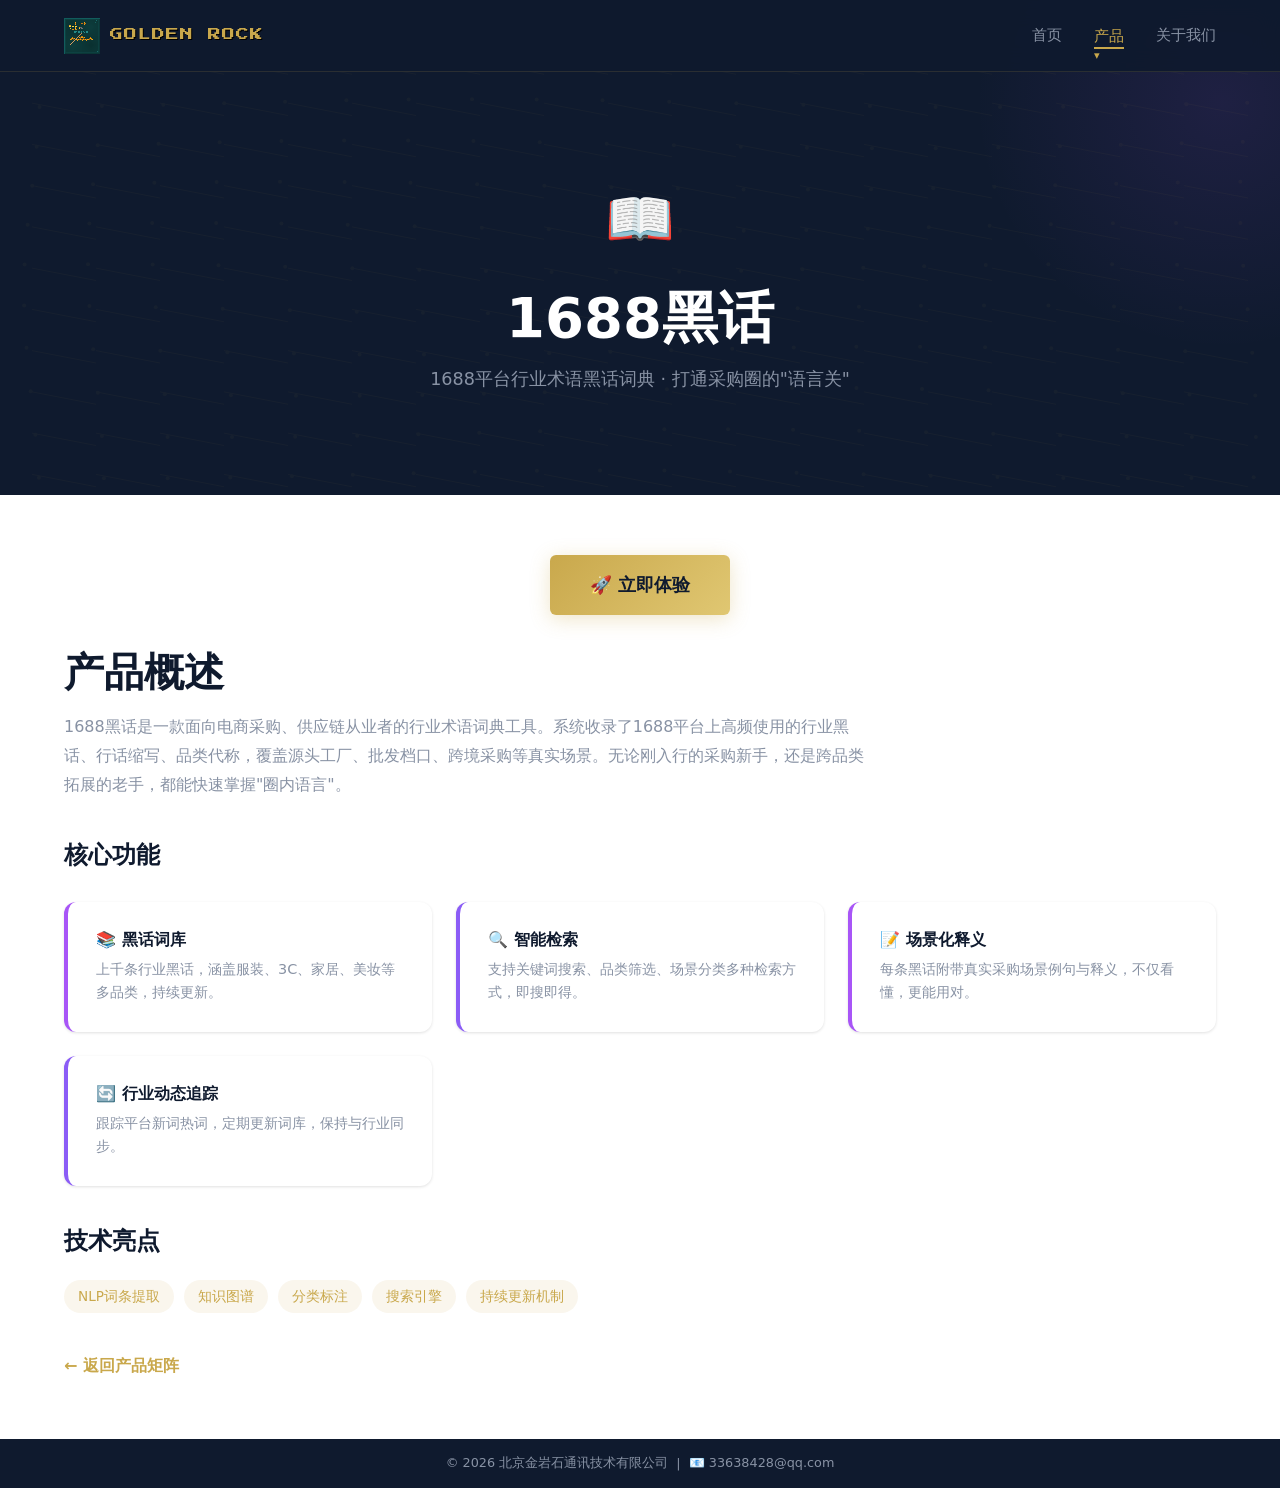
<file: products/alibaba-slang.html>
<!DOCTYPE html>
<html lang="zh-CN">
<head>
  <meta charset="UTF-8">
  <meta name="viewport" content="width=device-width, initial-scale=1.0">
  <title>1688黑话 — GOLDEN ROCK</title>
  <link rel="stylesheet" href="../css/style.css">
  <link rel="icon" href="../images/pixel-logo.svg" type="image/svg+xml">
</head>
<body>

<nav class="navbar">
  <div class="nav-inner">
    <a href="../index.html" class="nav-logo">
      <img src="../images/pixel-logo.svg" alt="GOLDENROCK" style="height:36px"> GOLDEN ROCK
    </a>
    <button class="menu-toggle"><span></span><span></span><span></span></button>
    <div class="nav-links">
      <a href="../index.html">首页</a>
      <div class="nav-dropdown">
        <a href="../index.html#products" class="active">产品</a>
        <div class="dropdown-menu">
          <a href="global-hotspots.html">全球热点展示</a>
          <a href="fishing-routes.html">海钓路书</a>
          <a href="fishing-game.html">游钓天下游戏</a>
          <a href="alibaba-slang.html" class="active">1688黑话</a>
          <a href="youtube-trends.html">YouTube热词分析</a>
        </div>
      </div>
      <a href="../index.html#about">关于我们</a>
    </div>
  </div>
</nav>

<section class="product-hero" style="--hero-glow:rgba(168,85,247,.1);">
  <div class="product-hero-content fade-up">
    <div class="product-icon-lg">📖</div>
    <h1>1688黑话</h1>
    <p>1688平台行业术语黑话词典 · 打通采购圈的"语言关"</p>
  </div>
</section>

<div class="product-body">
  <div class="fade-up" style="text-align:center;margin-bottom:32px;">
    <a href="https://1688.appsdk.com.cn" target="_blank" class="btn btn-primary" style="font-size:1.1rem;padding:16px 40px;">🚀 立即体验</a>
  </div>
  <section class="fade-up">
    <h2 style="color:var(--color-navy);margin-bottom:16px;">产品概述</h2>
    <p style="color:var(--color-text-secondary);line-height:1.8;max-width:800px;">1688黑话是一款面向电商采购、供应链从业者的行业术语词典工具。系统收录了1688平台上高频使用的行业黑话、行话缩写、品类代称，覆盖源头工厂、批发档口、跨境采购等真实场景。无论刚入行的采购新手，还是跨品类拓展的老手，都能快速掌握"圈内语言"。</p>
  </section>

  <section class="fade-up" style="margin-top:40px;">
    <h3 style="color:var(--color-navy);margin-bottom:20px;">核心功能</h3>
    <div class="feature-grid">
      <div class="feature-item" style="--feature-color:#a855f7;"><h4>📚 黑话词库</h4><p>上千条行业黑话，涵盖服装、3C、家居、美妆等多品类，持续更新。</p></div>
      <div class="feature-item" style="--feature-color:#8b5cf6;"><h4>🔍 智能检索</h4><p>支持关键词搜索、品类筛选、场景分类多种检索方式，即搜即得。</p></div>
      <div class="feature-item" style="--feature-color:#a855f7;"><h4>📝 场景化释义</h4><p>每条黑话附带真实采购场景例句与释义，不仅看懂，更能用对。</p></div>
      <div class="feature-item" style="--feature-color:#8b5cf6;"><h4>🔄 行业动态追踪</h4><p>跟踪平台新词热词，定期更新词库，保持与行业同步。</p></div>
    </div>
  </section>

  <section class="fade-up" style="margin-top:40px;">
    <h3 style="color:var(--color-navy);margin-bottom:16px;">技术亮点</h3>
    <div class="tech-tags">
      <span class="tech-tag">NLP词条提取</span><span class="tech-tag">知识图谱</span><span class="tech-tag">分类标注</span><span class="tech-tag">搜索引擎</span><span class="tech-tag">持续更新机制</span>
    </div>
  </section>

  <a href="../index.html#products" class="back-link">← 返回产品矩阵</a>
</div>

<footer style="background:var(--color-navy);text-align:center;padding:14px;font-size:.8rem;color:var(--color-text-secondary);">
  © 2026 北京金岩石通讯技术有限公司 &nbsp;|&nbsp; 📧 33638428@qq.com
</footer>
<script src="../js/main.js"></script>
</body>
</html>
</file>
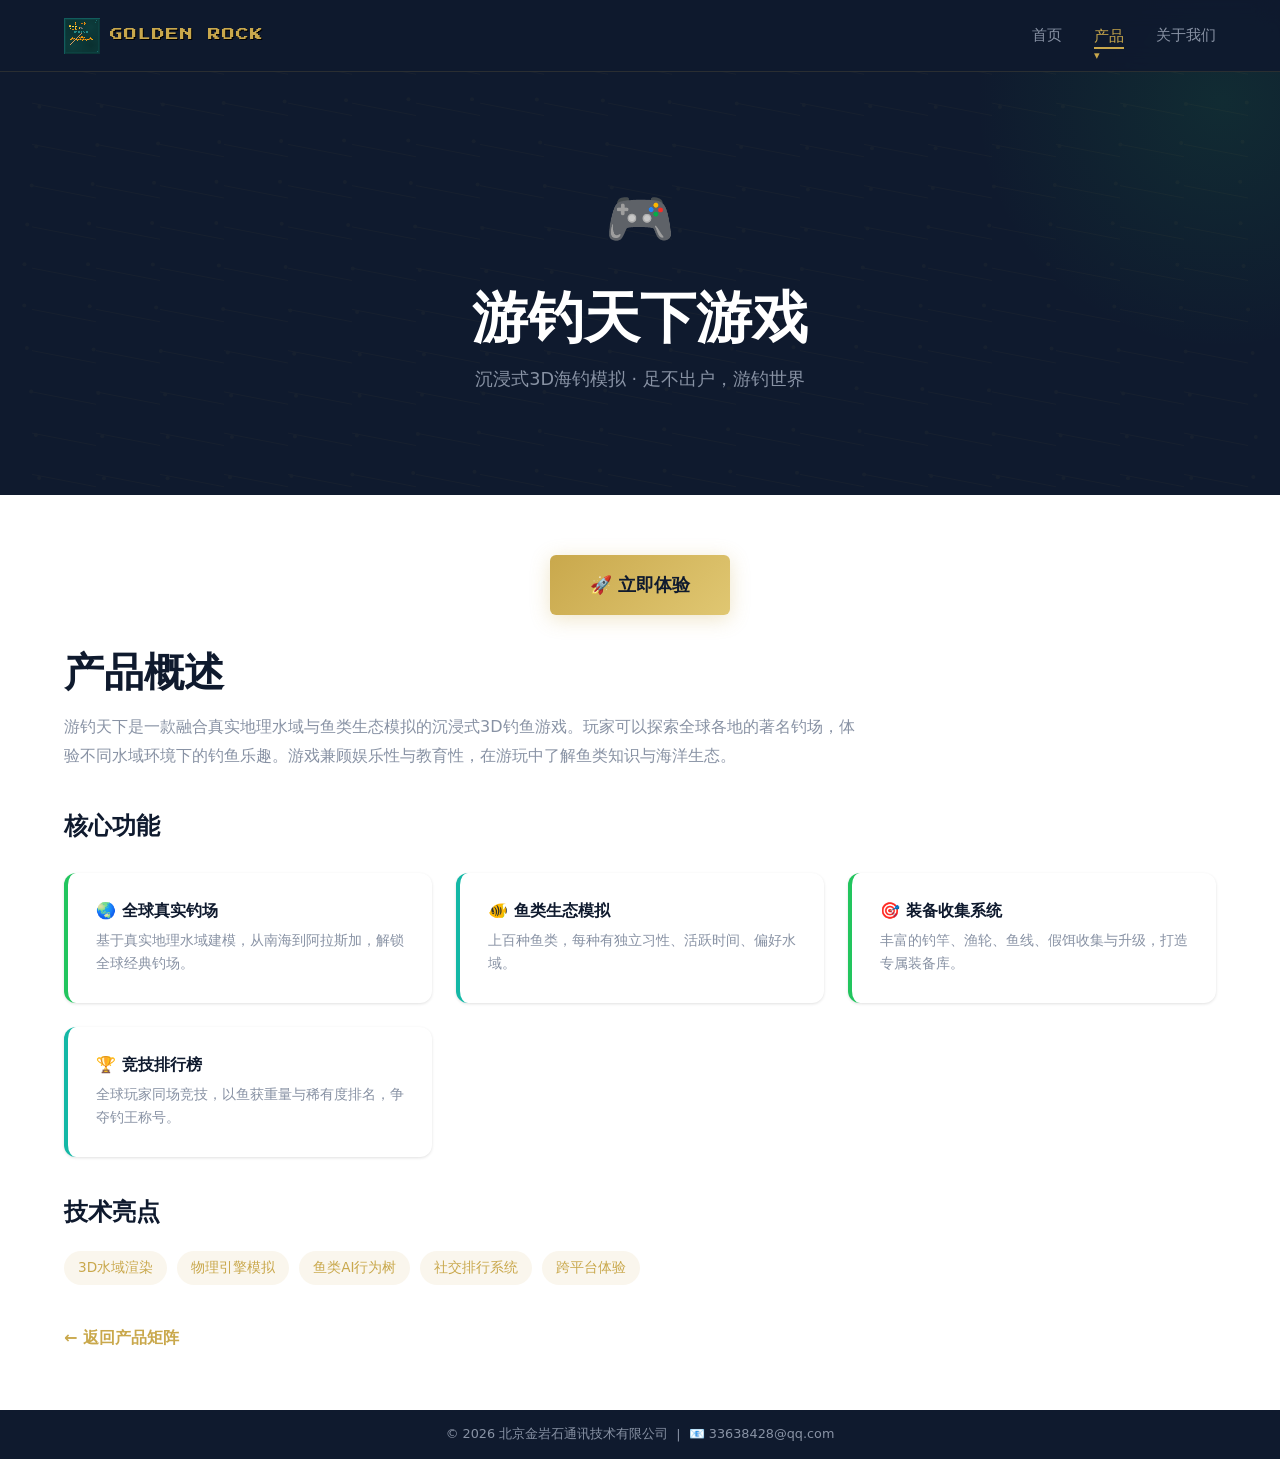
<file: products/fishing-game.html>
<!DOCTYPE html>
<html lang="zh-CN">
<head>
  <meta charset="UTF-8">
  <meta name="viewport" content="width=device-width, initial-scale=1.0">
  <title>游钓天下游戏 — GOLDEN ROCK</title>
  <link rel="stylesheet" href="../css/style.css">
  <link rel="icon" href="../images/pixel-logo.svg" type="image/svg+xml">
</head>
<body>

<nav class="navbar">
  <div class="nav-inner">
    <a href="../index.html" class="nav-logo">
      <img src="../images/pixel-logo.svg" alt="GOLDENROCK" style="height:36px"> GOLDEN ROCK
    </a>
    <button class="menu-toggle"><span></span><span></span><span></span></button>
    <div class="nav-links">
      <a href="../index.html">首页</a>
      <div class="nav-dropdown">
        <a href="../index.html#products" class="active">产品</a>
        <div class="dropdown-menu">
          <a href="global-hotspots.html">全球热点展示</a>
          <a href="fishing-routes.html">海钓路书</a>
          <a href="fishing-game.html" class="active">游钓天下游戏</a>
          <a href="alibaba-slang.html">1688黑话</a>
          <a href="youtube-trends.html">YouTube热词分析</a>
        </div>
      </div>
      <a href="../index.html#about">关于我们</a>
    </div>
  </div>
</nav>

<section class="product-hero" style="--hero-glow:rgba(34,197,94,.1);">
  <div class="product-hero-content fade-up">
    <div class="product-icon-lg">🎮</div>
    <h1>游钓天下游戏</h1>
    <p>沉浸式3D海钓模拟 · 足不出户，游钓世界</p>
  </div>
</section>

<div class="product-body">
  <div class="fade-up" style="text-align:center;margin-bottom:32px;">
    <a href="https://fish.appsdk.com.cn" target="_blank" class="btn btn-primary" style="font-size:1.1rem;padding:16px 40px;">🚀 立即体验</a>
  </div>
  <section class="fade-up">
    <h2 style="color:var(--color-navy);margin-bottom:16px;">产品概述</h2>
    <p style="color:var(--color-text-secondary);line-height:1.8;max-width:800px;">游钓天下是一款融合真实地理水域与鱼类生态模拟的沉浸式3D钓鱼游戏。玩家可以探索全球各地的著名钓场，体验不同水域环境下的钓鱼乐趣。游戏兼顾娱乐性与教育性，在游玩中了解鱼类知识与海洋生态。</p>
  </section>

  <section class="fade-up" style="margin-top:40px;">
    <h3 style="color:var(--color-navy);margin-bottom:20px;">核心功能</h3>
    <div class="feature-grid">
      <div class="feature-item" style="--feature-color:#22c55e;"><h4>🌏 全球真实钓场</h4><p>基于真实地理水域建模，从南海到阿拉斯加，解锁全球经典钓场。</p></div>
      <div class="feature-item" style="--feature-color:#14b8a6;"><h4>🐠 鱼类生态模拟</h4><p>上百种鱼类，每种有独立习性、活跃时间、偏好水域。</p></div>
      <div class="feature-item" style="--feature-color:#22c55e;"><h4>🎯 装备收集系统</h4><p>丰富的钓竿、渔轮、鱼线、假饵收集与升级，打造专属装备库。</p></div>
      <div class="feature-item" style="--feature-color:#14b8a6;"><h4>🏆 竞技排行榜</h4><p>全球玩家同场竞技，以鱼获重量与稀有度排名，争夺钓王称号。</p></div>
    </div>
  </section>

  <section class="fade-up" style="margin-top:40px;">
    <h3 style="color:var(--color-navy);margin-bottom:16px;">技术亮点</h3>
    <div class="tech-tags">
      <span class="tech-tag">3D水域渲染</span><span class="tech-tag">物理引擎模拟</span><span class="tech-tag">鱼类AI行为树</span><span class="tech-tag">社交排行系统</span><span class="tech-tag">跨平台体验</span>
    </div>
  </section>

  <a href="../index.html#products" class="back-link">← 返回产品矩阵</a>
</div>

<footer style="background:var(--color-navy);text-align:center;padding:14px;font-size:.8rem;color:var(--color-text-secondary);">
  © 2026 北京金岩石通讯技术有限公司 &nbsp;|&nbsp; 📧 33638428@qq.com
</footer>
<script src="../js/main.js"></script>
</body>
</html>
</file>
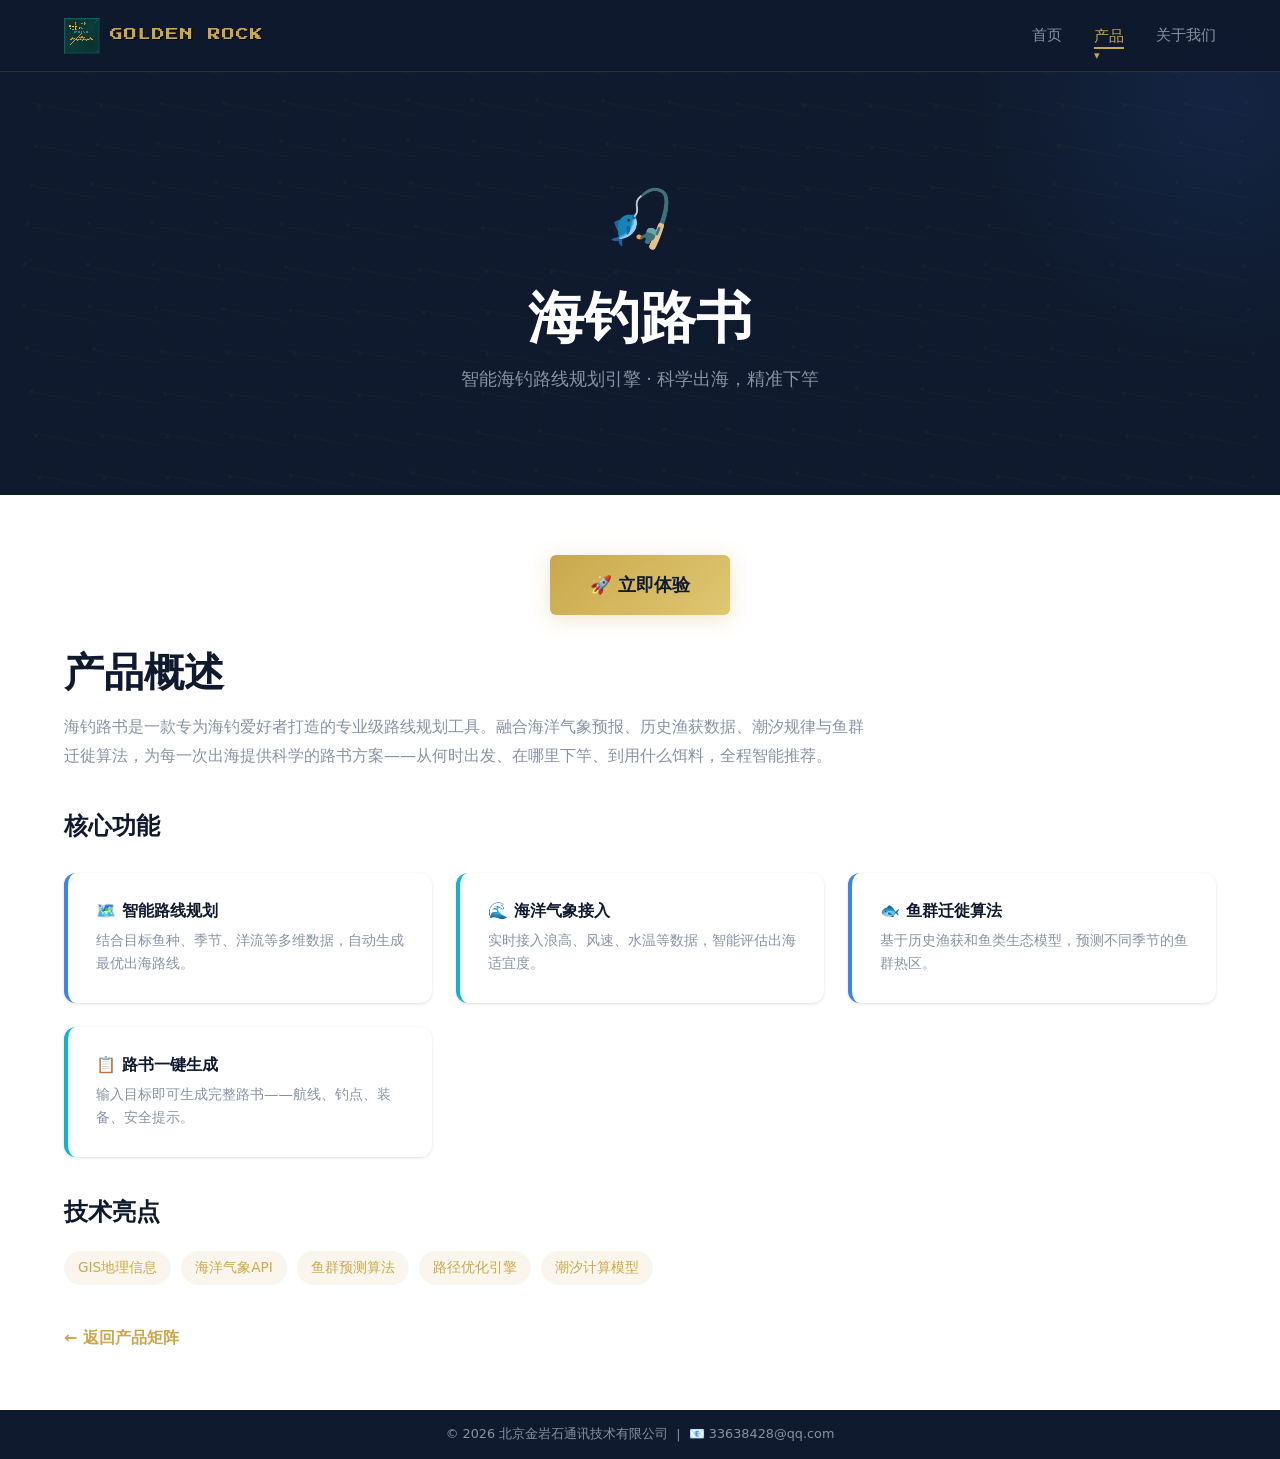
<file: products/fishing-routes.html>
<!DOCTYPE html>
<html lang="zh-CN">
<head>
  <meta charset="UTF-8">
  <meta name="viewport" content="width=device-width, initial-scale=1.0">
  <title>海钓路书 — GOLDEN ROCK</title>
  <link rel="stylesheet" href="../css/style.css">
  <link rel="icon" href="../images/pixel-logo.svg" type="image/svg+xml">
</head>
<body>

<nav class="navbar">
  <div class="nav-inner">
    <a href="../index.html" class="nav-logo">
      <img src="../images/pixel-logo.svg" alt="GOLDENROCK" style="height:36px"> GOLDEN ROCK
    </a>
    <button class="menu-toggle"><span></span><span></span><span></span></button>
    <div class="nav-links">
      <a href="../index.html">首页</a>
      <div class="nav-dropdown">
        <a href="../index.html#products" class="active">产品</a>
        <div class="dropdown-menu">
          <a href="global-hotspots.html">全球热点展示</a>
          <a href="fishing-routes.html" class="active">海钓路书</a>
          <a href="fishing-game.html">游钓天下游戏</a>
          <a href="alibaba-slang.html">1688黑话</a>
          <a href="youtube-trends.html">YouTube热词分析</a>
        </div>
      </div>
      <a href="../index.html#about">关于我们</a>
    </div>
  </div>
</nav>

<section class="product-hero" style="--hero-glow:rgba(59,130,246,.1);">
  <div class="product-hero-content fade-up">
    <div class="product-icon-lg">🎣</div>
    <h1>海钓路书</h1>
    <p>智能海钓路线规划引擎 · 科学出海，精准下竿</p>
  </div>
</section>

<div class="product-body">
  <div class="fade-up" style="text-align:center;margin-bottom:32px;">
    <a href="https://sea-fishing.appsdk.com.cn" target="_blank" class="btn btn-primary" style="font-size:1.1rem;padding:16px 40px;">🚀 立即体验</a>
  </div>
  <section class="fade-up">
    <h2 style="color:var(--color-navy);margin-bottom:16px;">产品概述</h2>
    <p style="color:var(--color-text-secondary);line-height:1.8;max-width:800px;">海钓路书是一款专为海钓爱好者打造的专业级路线规划工具。融合海洋气象预报、历史渔获数据、潮汐规律与鱼群迁徙算法，为每一次出海提供科学的路书方案——从何时出发、在哪里下竿、到用什么饵料，全程智能推荐。</p>
  </section>

  <section class="fade-up" style="margin-top:40px;">
    <h3 style="color:var(--color-navy);margin-bottom:20px;">核心功能</h3>
    <div class="feature-grid">
      <div class="feature-item" style="--feature-color:#3b82f6;"><h4>🗺️ 智能路线规划</h4><p>结合目标鱼种、季节、洋流等多维数据，自动生成最优出海路线。</p></div>
      <div class="feature-item" style="--feature-color:#06b6d4;"><h4>🌊 海洋气象接入</h4><p>实时接入浪高、风速、水温等数据，智能评估出海适宜度。</p></div>
      <div class="feature-item" style="--feature-color:#3b82f6;"><h4>🐟 鱼群迁徙算法</h4><p>基于历史渔获和鱼类生态模型，预测不同季节的鱼群热区。</p></div>
      <div class="feature-item" style="--feature-color:#06b6d4;"><h4>📋 路书一键生成</h4><p>输入目标即可生成完整路书——航线、钓点、装备、安全提示。</p></div>
    </div>
  </section>

  <section class="fade-up" style="margin-top:40px;">
    <h3 style="color:var(--color-navy);margin-bottom:16px;">技术亮点</h3>
    <div class="tech-tags">
      <span class="tech-tag">GIS地理信息</span><span class="tech-tag">海洋气象API</span><span class="tech-tag">鱼群预测算法</span><span class="tech-tag">路径优化引擎</span><span class="tech-tag">潮汐计算模型</span>
    </div>
  </section>

  <a href="../index.html#products" class="back-link">← 返回产品矩阵</a>
</div>

<footer style="background:var(--color-navy);text-align:center;padding:14px;font-size:.8rem;color:var(--color-text-secondary);">
  © 2026 北京金岩石通讯技术有限公司 &nbsp;|&nbsp; 📧 33638428@qq.com
</footer>
<script src="../js/main.js"></script>
</body>
</html>
</file>
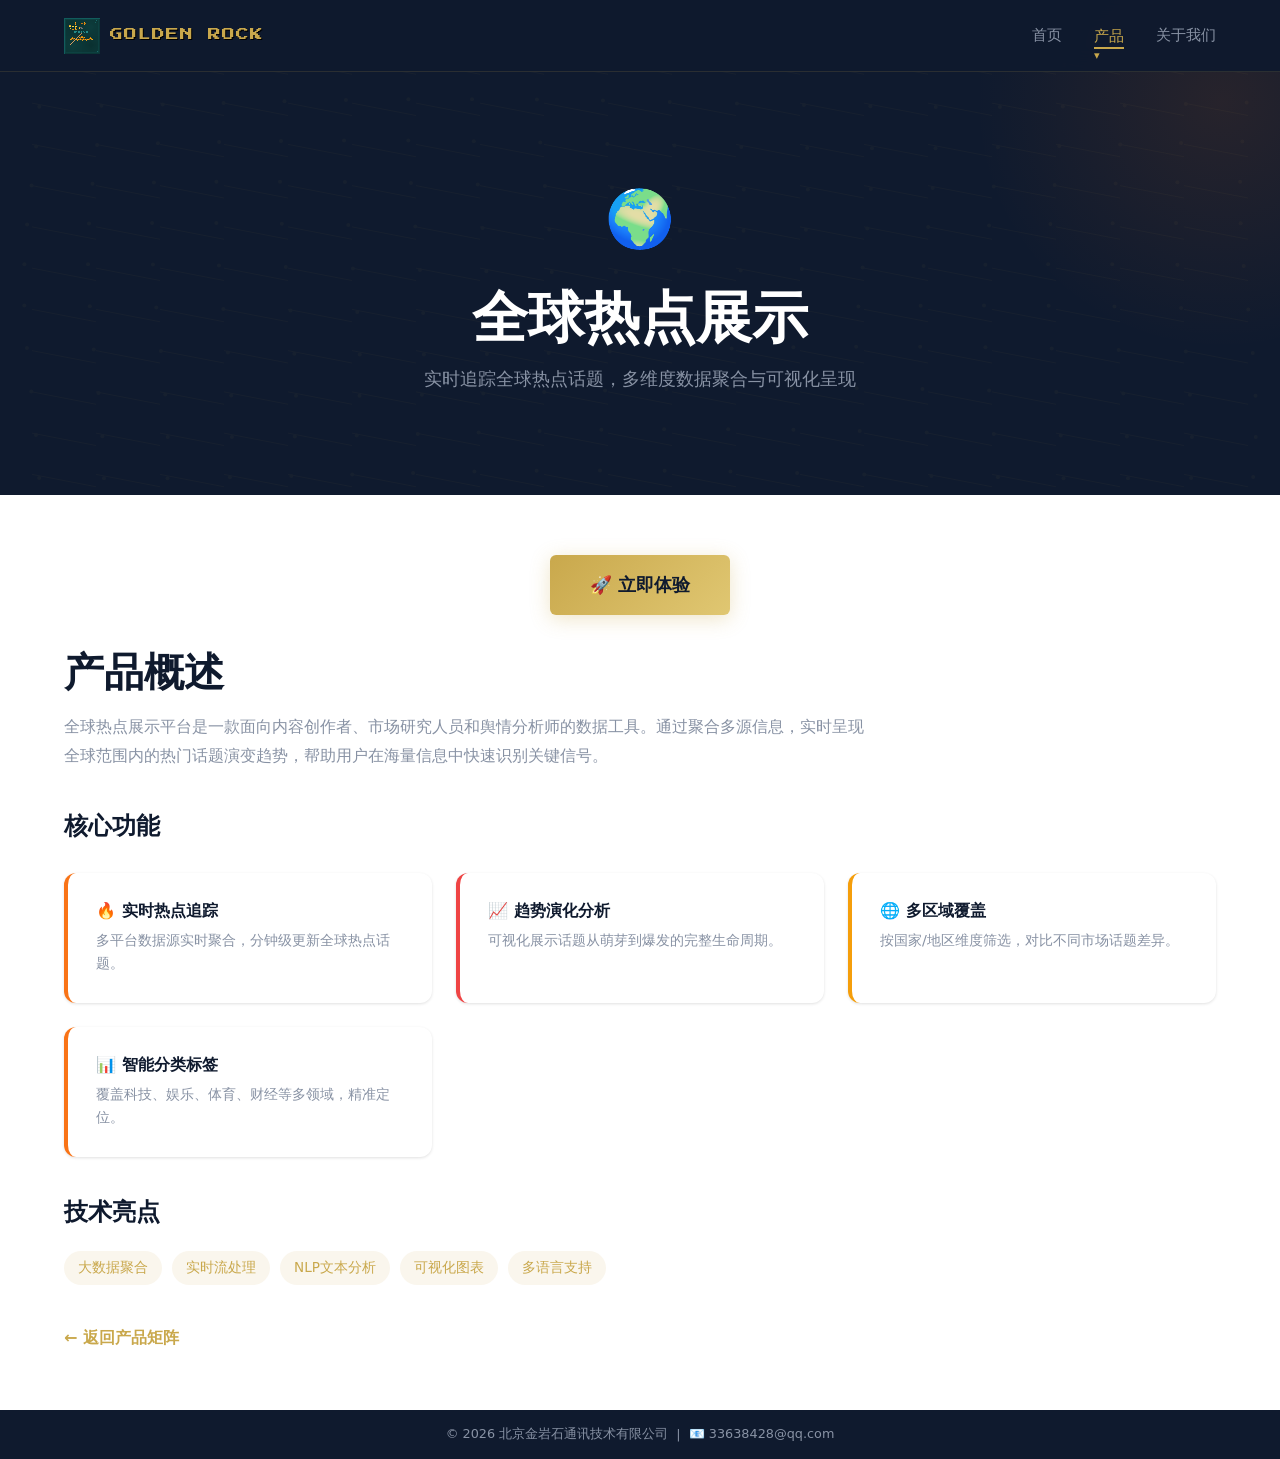
<file: products/global-hotspots.html>
<!DOCTYPE html>
<html lang="zh-CN">
<head>
  <meta charset="UTF-8">
  <meta name="viewport" content="width=device-width, initial-scale=1.0">
  <title>全球热点展示 — GOLDEN ROCK</title>
  <link rel="stylesheet" href="../css/style.css">
  <link rel="icon" href="../images/pixel-logo.svg" type="image/svg+xml">
</head>
<body>

<nav class="navbar">
  <div class="nav-inner">
    <a href="../index.html" class="nav-logo">
      <img src="../images/pixel-logo.svg" alt="GOLDENROCK" style="height:36px"> GOLDEN ROCK
    </a>
    <button class="menu-toggle"><span></span><span></span><span></span></button>
    <div class="nav-links">
      <a href="../index.html">首页</a>
      <div class="nav-dropdown">
        <a href="../index.html#products" class="active">产品</a>
        <div class="dropdown-menu">
          <a href="global-hotspots.html" class="active">全球热点展示</a>
          <a href="fishing-routes.html">海钓路书</a>
          <a href="fishing-game.html">游钓天下游戏</a>
          <a href="alibaba-slang.html">1688黑话</a>
          <a href="youtube-trends.html">YouTube热词分析</a>
        </div>
      </div>
      <a href="../index.html#about">关于我们</a>
    </div>
  </div>
</nav>

<section class="product-hero" style="--hero-glow:rgba(249,115,22,.1);">
  <div class="product-hero-content fade-up">
    <div class="product-icon-lg">🌍</div>
    <h1>全球热点展示</h1>
    <p>实时追踪全球热点话题，多维度数据聚合与可视化呈现</p>
  </div>
</section>

<div class="product-body">
  <div class="fade-up" style="text-align:center;margin-bottom:32px;">
    <a href="https://hot.appsdk.com.cn" target="_blank" class="btn btn-primary" style="font-size:1.1rem;padding:16px 40px;">🚀 立即体验</a>
  </div>
  <section class="fade-up">
    <h2 style="color:var(--color-navy);margin-bottom:16px;">产品概述</h2>
    <p style="color:var(--color-text-secondary);line-height:1.8;max-width:800px;">全球热点展示平台是一款面向内容创作者、市场研究人员和舆情分析师的数据工具。通过聚合多源信息，实时呈现全球范围内的热门话题演变趋势，帮助用户在海量信息中快速识别关键信号。</p>
  </section>

  <section class="fade-up" style="margin-top:40px;">
    <h3 style="color:var(--color-navy);margin-bottom:20px;">核心功能</h3>
    <div class="feature-grid">
      <div class="feature-item" style="--feature-color:#f97316;"><h4>🔥 实时热点追踪</h4><p>多平台数据源实时聚合，分钟级更新全球热点话题。</p></div>
      <div class="feature-item" style="--feature-color:#ef4444;"><h4>📈 趋势演化分析</h4><p>可视化展示话题从萌芽到爆发的完整生命周期。</p></div>
      <div class="feature-item" style="--feature-color:#f59e0b;"><h4>🌐 多区域覆盖</h4><p>按国家/地区维度筛选，对比不同市场话题差异。</p></div>
      <div class="feature-item" style="--feature-color:#f97316;"><h4>📊 智能分类标签</h4><p>覆盖科技、娱乐、体育、财经等多领域，精准定位。</p></div>
    </div>
  </section>

  <section class="fade-up" style="margin-top:40px;">
    <h3 style="color:var(--color-navy);margin-bottom:16px;">技术亮点</h3>
    <div class="tech-tags">
      <span class="tech-tag">大数据聚合</span><span class="tech-tag">实时流处理</span><span class="tech-tag">NLP文本分析</span><span class="tech-tag">可视化图表</span><span class="tech-tag">多语言支持</span>
    </div>
  </section>

  <a href="../index.html#products" class="back-link">← 返回产品矩阵</a>
</div>

<footer style="background:var(--color-navy);text-align:center;padding:14px;font-size:.8rem;color:var(--color-text-secondary);">
  © 2026 北京金岩石通讯技术有限公司 &nbsp;|&nbsp; 📧 33638428@qq.com
</footer>
<script src="../js/main.js"></script>
</body>
</html>
</file>
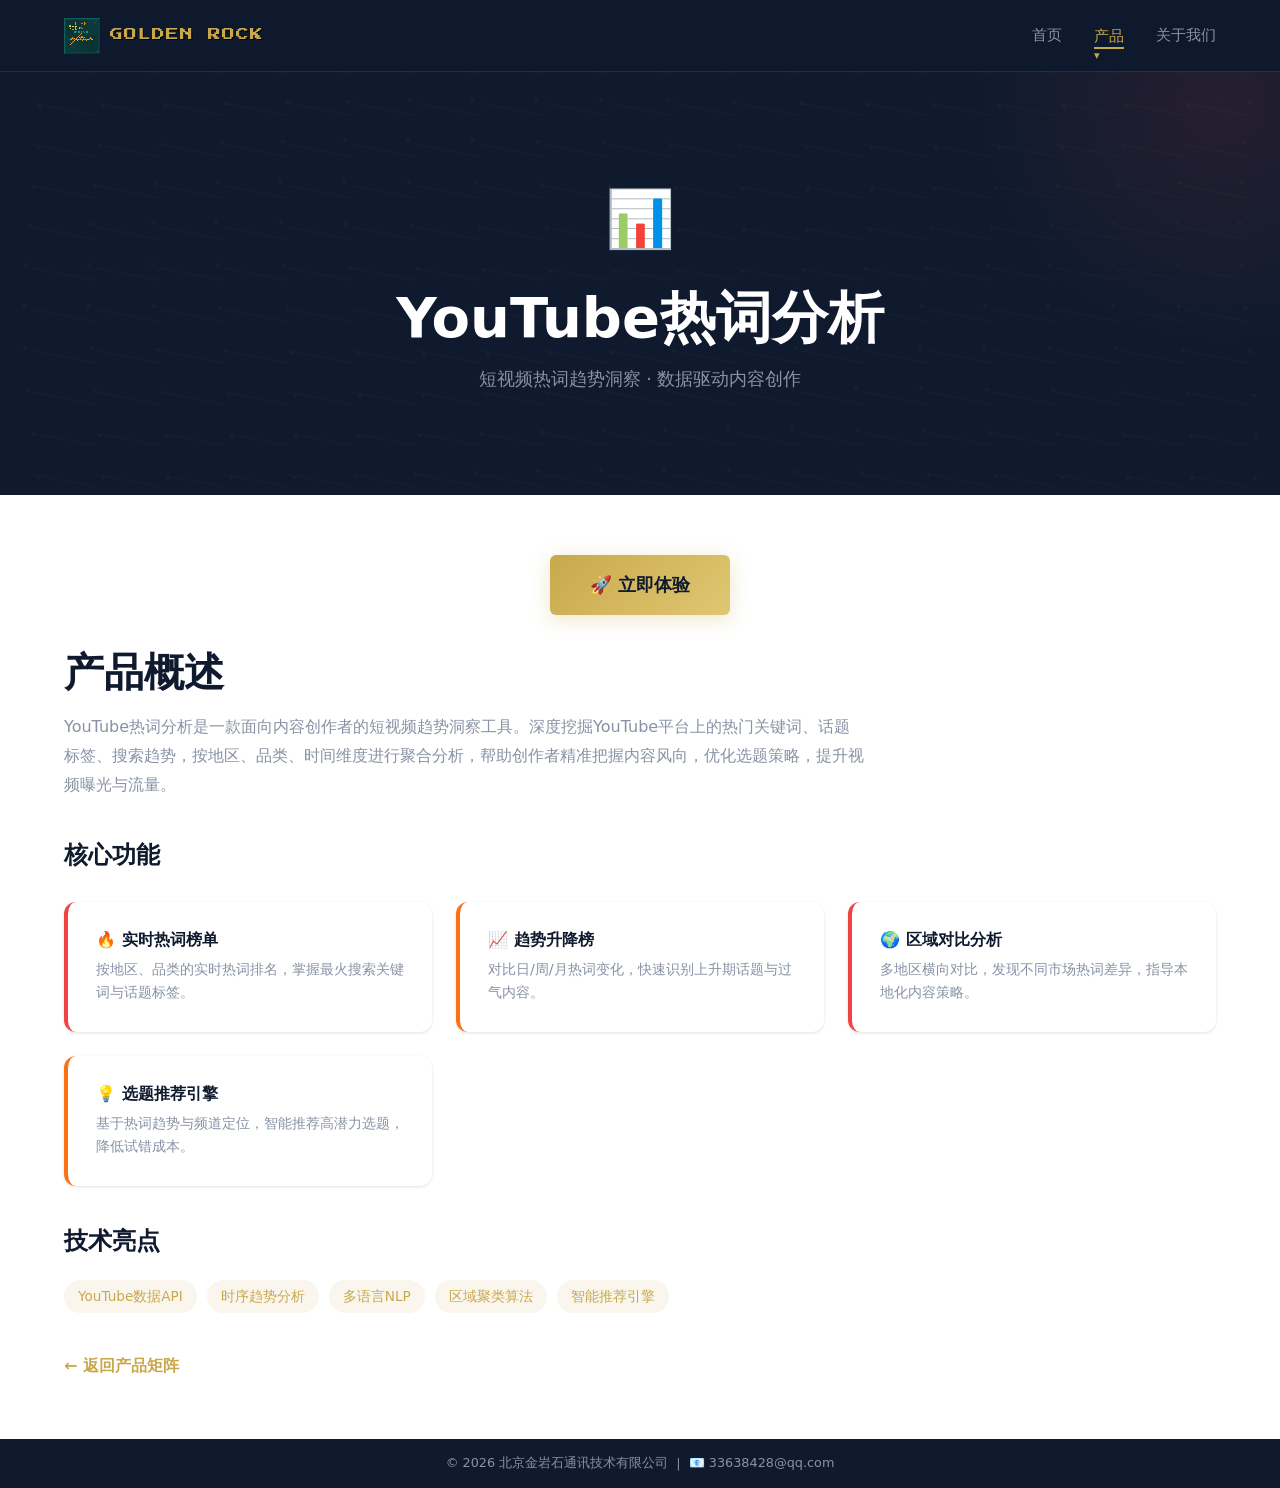
<file: products/youtube-trends.html>
<!DOCTYPE html>
<html lang="zh-CN">
<head>
  <meta charset="UTF-8">
  <meta name="viewport" content="width=device-width, initial-scale=1.0">
  <title>YouTube热词分析 — GOLDEN ROCK</title>
  <link rel="stylesheet" href="../css/style.css">
  <link rel="icon" href="../images/pixel-logo.svg" type="image/svg+xml">
</head>
<body>

<nav class="navbar">
  <div class="nav-inner">
    <a href="../index.html" class="nav-logo">
      <img src="../images/pixel-logo.svg" alt="GOLDENROCK" style="height:36px"> GOLDEN ROCK
    </a>
    <button class="menu-toggle"><span></span><span></span><span></span></button>
    <div class="nav-links">
      <a href="../index.html">首页</a>
      <div class="nav-dropdown">
        <a href="../index.html#products" class="active">产品</a>
        <div class="dropdown-menu">
          <a href="global-hotspots.html">全球热点展示</a>
          <a href="fishing-routes.html">海钓路书</a>
          <a href="fishing-game.html">游钓天下游戏</a>
          <a href="alibaba-slang.html">1688黑话</a>
          <a href="youtube-trends.html" class="active">YouTube热词分析</a>
        </div>
      </div>
      <a href="../index.html#about">关于我们</a>
    </div>
  </div>
</nav>

<section class="product-hero" style="--hero-glow:rgba(239,68,68,.1);">
  <div class="product-hero-content fade-up">
    <div class="product-icon-lg">📊</div>
    <h1>YouTube热词分析</h1>
    <p>短视频热词趋势洞察 · 数据驱动内容创作</p>
  </div>
</section>

<div class="product-body">
  <div class="fade-up" style="text-align:center;margin-bottom:32px;">
    <a href="http://viralbase.appsdk.com.cn" target="_blank" class="btn btn-primary" style="font-size:1.1rem;padding:16px 40px;">🚀 立即体验</a>
  </div>
  <section class="fade-up">
    <h2 style="color:var(--color-navy);margin-bottom:16px;">产品概述</h2>
    <p style="color:var(--color-text-secondary);line-height:1.8;max-width:800px;">YouTube热词分析是一款面向内容创作者的短视频趋势洞察工具。深度挖掘YouTube平台上的热门关键词、话题标签、搜索趋势，按地区、品类、时间维度进行聚合分析，帮助创作者精准把握内容风向，优化选题策略，提升视频曝光与流量。</p>
  </section>

  <section class="fade-up" style="margin-top:40px;">
    <h3 style="color:var(--color-navy);margin-bottom:20px;">核心功能</h3>
    <div class="feature-grid">
      <div class="feature-item" style="--feature-color:#ef4444;"><h4>🔥 实时热词榜单</h4><p>按地区、品类的实时热词排名，掌握最火搜索关键词与话题标签。</p></div>
      <div class="feature-item" style="--feature-color:#f97316;"><h4>📈 趋势升降榜</h4><p>对比日/周/月热词变化，快速识别上升期话题与过气内容。</p></div>
      <div class="feature-item" style="--feature-color:#ef4444;"><h4>🌍 区域对比分析</h4><p>多地区横向对比，发现不同市场热词差异，指导本地化内容策略。</p></div>
      <div class="feature-item" style="--feature-color:#f97316;"><h4>💡 选题推荐引擎</h4><p>基于热词趋势与频道定位，智能推荐高潜力选题，降低试错成本。</p></div>
    </div>
  </section>

  <section class="fade-up" style="margin-top:40px;">
    <h3 style="color:var(--color-navy);margin-bottom:16px;">技术亮点</h3>
    <div class="tech-tags">
      <span class="tech-tag">YouTube数据API</span><span class="tech-tag">时序趋势分析</span><span class="tech-tag">多语言NLP</span><span class="tech-tag">区域聚类算法</span><span class="tech-tag">智能推荐引擎</span>
    </div>
  </section>

  <a href="../index.html#products" class="back-link">← 返回产品矩阵</a>
</div>

<footer style="background:var(--color-navy);text-align:center;padding:14px;font-size:.8rem;color:var(--color-text-secondary);">
  © 2026 北京金岩石通讯技术有限公司 &nbsp;|&nbsp; 📧 33638428@qq.com
</footer>
<script src="../js/main.js"></script>
</body>
</html>
</file>
<file: css/style.css>
/* ==============================================
   北京金岩石通讯技术有限公司 — 全局样式
   ============================================== */

/* --- Pixel Fonts --- */
@import url('https://fonts.googleapis.com/css2?family=Press+Start+2P&display=swap');
@font-face {
  font-family: 'Zpix';
  src: url('https://cdn.jsdelivr.net/npm/zpix@3.1.0/dist/Zpix.woff2') format('woff2');
  font-weight: normal; font-style: normal;
}

/* --- CSS Variables / Design Tokens --- */
:root {
  --color-navy: #0f1a2e;
  --color-navy-light: #162033;
  --color-navy-card: #1a2842;
  --color-gold: #c9a84c;
  --color-gold-light: #e0c772;
  --color-gold-gradient: linear-gradient(135deg, #c9a84c, #e0c772);
  --color-white: #ffffff;
  --color-bg-light: #e8ecf1;
  --color-text: #1a1f2e;
  --color-text-secondary: #8892a4;
  --color-accent-blue: #3b82f6;
  --color-accent-teal: #14b8a6;
  --color-accent-coral: #f97316;
  --color-accent-purple: #a855f7;
  --color-accent-green: #22c55e;
  --font-sans: 'Segoe UI', 'PingFang SC', 'Microsoft YaHei', system-ui, -apple-system, sans-serif;
  --font-mono: 'JetBrains Mono', 'Fira Code', 'Consolas', monospace;
  --shadow-sm: 0 1px 3px rgba(0,0,0,.12);
  --shadow-md: 0 4px 16px rgba(0,0,0,.15);
  --shadow-lg: 0 8px 32px rgba(0,0,0,.2);
  --shadow-gold: 0 4px 20px rgba(201,168,76,.3);
  --radius-sm: 6px;
  --radius-md: 12px;
  --radius-lg: 20px;
  --max-width: 1200px;
  --nav-height: 72px;
}

/* --- Reset --- */
*, *::before, *::after { box-sizing: border-box; margin: 0; padding: 0; }
html { scroll-behavior: smooth; }
body {
  font-family: var(--font-sans);
  color: var(--color-text);
  background: var(--color-white);
  line-height: 1.6;
  overflow-x: hidden;
}
a { text-decoration: none; color: inherit; }
ul { list-style: none; }
img { max-width: 100%; display: block; }

/* --- Typography --- */
h1, h2, h3, h4 { line-height: 1.25; font-weight: 700; }
h1 { font-size: clamp(2rem, 5vw, 3.5rem); }
h2 { font-size: clamp(1.5rem, 3.5vw, 2.5rem); }
h3 { font-size: clamp(1.1rem, 2.5vw, 1.5rem); }
.gradient-text {
  background: var(--color-gold-gradient);
  -webkit-background-clip: text;
  -webkit-text-fill-color: transparent;
  background-clip: text;
}

/* --- Navigation --- */
.navbar {
  position: fixed; top: 0; left: 0; right: 0; z-index: 1000;
  height: var(--nav-height);
  background: rgba(15,26,46,.92);
  backdrop-filter: blur(12px);
  -webkit-backdrop-filter: blur(12px);
  border-bottom: 1px solid rgba(201,168,76,.15);
  display: flex; align-items: center;
  transition: all .3s;
}
.navbar.scrolled { background: rgba(15,26,46,.98); box-shadow: var(--shadow-md); }
.nav-inner {
  width: 100%; max-width: var(--max-width); margin: 0 auto;
  display: flex; align-items: center; justify-content: space-between;
  padding: 0 24px;
}
.nav-logo {
  display: flex; align-items: center; gap: 10px;
  font-family: 'Press Start 2P', 'Zpix', 'Courier New', monospace;
  font-size: .8rem; font-weight: 400; color: var(--color-gold);
  text-transform: uppercase; letter-spacing: 1px;
  text-shadow: 1px 1px 0 #000;
}
.nav-logo svg { height: 36px; width: auto; }
.nav-links { display: flex; align-items: center; gap: 32px; }
.nav-links a {
  color: var(--color-text-secondary); font-size: .95rem; font-weight: 500;
  transition: color .2s; position: relative;
}
.nav-links a:hover, .nav-links a.active { color: var(--color-gold); }
.nav-links a::after {
  content: ''; position: absolute; bottom: -4px; left: 0;
  width: 0; height: 2px; background: var(--color-gold);
  transition: width .3s;
}
.nav-links a:hover::after, .nav-links a.active::after { width: 100%; }

/* Products dropdown */
.nav-dropdown { position: relative; }
.nav-dropdown > a { cursor: pointer; }
.nav-dropdown > a::after {
  content: ' ▾'; font-size: .7rem; vertical-align: middle;
}
.dropdown-menu {
  position: absolute; top: 40px; left: 50%; transform: translateX(-50%);
  background: var(--color-navy-light); border: 1px solid rgba(201,168,76,.2);
  border-radius: var(--radius-md); padding: 12px 0;
  min-width: 200px; opacity: 0; visibility: hidden;
  transition: all .25s; box-shadow: var(--shadow-lg);
}
.nav-dropdown:hover .dropdown-menu { opacity: 1; visibility: visible; top: 32px; }
.dropdown-menu a {
  display: block; padding: 10px 24px; font-size: .9rem;
  white-space: nowrap;
}
.dropdown-menu a:hover { background: rgba(201,168,76,.1); color: var(--color-gold); }

/* Mobile menu toggle */
.menu-toggle {
  display: none; background: none; border: none;
  cursor: pointer; padding: 8px;
}
.menu-toggle span {
  display: block; width: 24px; height: 2px; background: var(--color-white);
  margin: 5px 0; transition: all .3s;
}
.menu-toggle.open span:nth-child(1) { transform: rotate(45deg) translate(5px,5px); }
.menu-toggle.open span:nth-child(2) { opacity: 0; }
.menu-toggle.open span:nth-child(3) { transform: rotate(-45deg) translate(5px,-5px); }

/* --- Buttons --- */
.btn {
  display: inline-flex; align-items: center; gap: 8px;
  padding: 12px 28px; border-radius: var(--radius-sm);
  font-size: .95rem; font-weight: 600; border: none; cursor: pointer;
  transition: all .3s;
}
.btn-primary {
  background: var(--color-gold-gradient);
  color: var(--color-navy); box-shadow: var(--shadow-gold);
}
.btn-primary:hover { transform: translateY(-2px); box-shadow: 0 6px 28px rgba(201,168,76,.4); }
.btn-outline {
  background: transparent; border: 2px solid var(--color-gold);
  color: var(--color-gold);
}
.btn-outline:hover { background: var(--color-gold); color: var(--color-navy); }
.btn-ghost {
  background: rgba(255,255,255,.08); color: var(--color-white);
}
.btn-ghost:hover { background: rgba(255,255,255,.15); }

/* --- Hero --- */
.hero {
  min-height: 100vh; display: flex; align-items: center; justify-content: center;
  text-align: center;
  background: linear-gradient(160deg, #0f1a2e 0%, #162033 40%, #1a2842 70%, #0f1a2e 100%);
  position: relative; overflow: hidden;
  padding: calc(var(--nav-height) + 40px) 24px 40px;
}
.hero::before {
  content: ''; position: absolute; top: -50%; right: -20%;
  width: 600px; height: 600px;
  background: radial-gradient(circle, rgba(201,168,76,.08) 0%, transparent 70%);
  pointer-events: none;
}
.hero::after {
  content: ''; position: absolute; bottom: -30%; left: -15%;
  width: 500px; height: 500px;
  background: radial-gradient(circle, rgba(59,130,246,.06) 0%, transparent 70%);
  pointer-events: none;
}
.hero-content { position: relative; z-index: 1; max-width: 800px; }
.hero-badge {
  display: inline-block; padding: 6px 16px;
  border: 1px solid rgba(201,168,76,.3); border-radius: 30px;
  color: var(--color-gold); font-size: .85rem; margin-bottom: 24px;
}
.hero h1 {
  color: var(--color-white); margin-bottom: 16px;
}
.hero h1 .company-name { display: block; font-size: 1.1em; }
.hero-subtitle {
  font-size: 1.15rem; color: var(--color-text-secondary);
  max-width: 540px; margin: 0 auto 32px;
}
.hero-actions { display: flex; gap: 16px; justify-content: center; flex-wrap: wrap; }

/* --- Sections --- */
.section {
  padding: 80px 24px;
  max-width: var(--max-width); margin: 0 auto;
}
.section-header {
  text-align: center; margin-bottom: 48px;
}
.section-header h2 { color: var(--color-navy); margin-bottom: 12px; }
.section-header p { color: var(--color-text-secondary); font-size: 1.05rem; max-width: 600px; margin: 0 auto; }
.section-dark {
  background: var(--color-navy); color: var(--color-white);
  max-width: none;
}
.section-dark .section-header h2 { color: var(--color-white); }
.section-light { background: var(--color-bg-light); max-width: none; }

/* --- About --- */
.about-grid {
  display: grid; grid-template-columns: 1fr 1fr; gap: 48px;
  align-items: center;
}
.about-text h3 { color: var(--color-navy); margin-bottom: 16px; }
.about-text p { color: var(--color-text-secondary); margin-bottom: 16px; line-height: 1.8; }
.about-stats {
  display: grid; grid-template-columns: repeat(3, 1fr); gap: 24px;
}
.stat-card {
  background: var(--color-white); padding: 32px 24px;
  border-radius: var(--radius-md); text-align: center;
  box-shadow: var(--shadow-sm); transition: transform .3s;
}
.stat-card:hover { transform: translateY(-4px); box-shadow: var(--shadow-md); }
.stat-number { font-size: 2.2rem; font-weight: 800; color: var(--color-gold); }
.stat-label { color: var(--color-text-secondary); font-size: .9rem; margin-top: 4px; }

/* --- Product Cards --- */
.products-grid {
  display: grid;
  grid-template-columns: repeat(auto-fit, minmax(320px, 1fr));
  gap: 28px;
}
.product-card {
  background: var(--color-white);
  border-radius: var(--radius-lg);
  padding: 36px 28px;
  box-shadow: var(--shadow-sm);
  border: 1px solid rgba(0,0,0,.06);
  transition: all .35s;
  display: flex; flex-direction: column;
  position: relative; overflow: hidden;
}
.product-card::before {
  content: ''; position: absolute; top: 0; left: 0; right: 0; height: 4px;
  background: var(--card-accent, var(--color-gold-gradient));
}
.product-card:hover {
  transform: translateY(-6px);
  box-shadow: var(--shadow-lg);
}
.product-icon {
  width: 56px; height: 56px; border-radius: var(--radius-md);
  display: flex; align-items: center; justify-content: center;
  font-size: 1.8rem; margin-bottom: 20px;
  background: var(--icon-bg, rgba(201,168,76,.1));
}
.product-card h3 { color: var(--color-navy); margin-bottom: 8px; }
.product-card p { color: var(--color-text-secondary); font-size: .95rem; flex: 1; margin-bottom: 20px; }
.product-card .btn { align-self: flex-start; }

/* Product accent colors */
.card-hotspots { --card-accent: linear-gradient(90deg, #f97316, #ef4444); --icon-bg: rgba(249,115,22,.1); }
.card-fishing-routes { --card-accent: linear-gradient(90deg, #3b82f6, #06b6d4); --icon-bg: rgba(59,130,246,.1); }
.card-fishing-game { --card-accent: linear-gradient(90deg, #22c55e, #14b8a6); --icon-bg: rgba(34,197,94,.1); }
.card-slang { --card-accent: linear-gradient(90deg, #a855f7, #8b5cf6); --icon-bg: rgba(168,85,247,.1); }
.card-trends { --card-accent: linear-gradient(90deg, #ef4444, #f97316); --icon-bg: rgba(239,68,68,.1); }

/* --- Product Page Template --- */
.product-hero {
  min-height: 55vh; display: flex; align-items: center; justify-content: center;
  text-align: center; padding: calc(var(--nav-height) + 40px) 24px 40px;
  background: var(--color-navy);
  position: relative; overflow: hidden;
}
.product-hero::before {
  content: ''; position: absolute; top: -30%; right: -15%;
  width: 500px; height: 500px;
  background: radial-gradient(circle, var(--hero-glow, rgba(201,168,76,.08)) 0%, transparent 70%);
  pointer-events: none;
}
.product-hero-content { position: relative; z-index: 1; max-width: 720px; }
.product-hero-content .product-icon-lg { font-size: 3.5rem; margin-bottom: 20px; }
.product-hero-content h1 { color: var(--color-white); margin-bottom: 12px; }
.product-hero-content p { color: var(--color-text-secondary); font-size: 1.1rem; }
.product-body { padding: 60px 24px; max-width: var(--max-width); margin: 0 auto; }
.feature-grid {
  display: grid; grid-template-columns: repeat(auto-fit, minmax(280px, 1fr));
  gap: 24px; margin-top: 32px;
}
.feature-item {
  background: var(--color-white); padding: 28px;
  border-radius: var(--radius-md); box-shadow: var(--shadow-sm);
  border-left: 4px solid var(--feature-color, var(--color-gold));
}
.feature-item h4 { margin-bottom: 8px; color: var(--color-navy); }
.feature-item p { color: var(--color-text-secondary); font-size: .9rem; }
.tech-tags { display: flex; flex-wrap: wrap; gap: 10px; margin-top: 24px; }
.tech-tag {
  padding: 6px 14px; border-radius: 20px;
  background: rgba(201,168,76,.1); color: var(--color-gold);
  font-size: .85rem; font-weight: 500;
}
.back-link {
  display: inline-flex; align-items: center; gap: 6px;
  color: var(--color-gold); font-weight: 600; margin-top: 40px;
  transition: gap .3s;
}
.back-link:hover { gap: 12px; }

/* --- Footer --- */
.footer {
  background: var(--color-navy); color: var(--color-text-secondary);
  padding: 48px 24px 32px; text-align: center;
}
.footer-inner { max-width: var(--max-width); margin: 0 auto; }
.footer-logo {
  display: flex; align-items: center; justify-content: center; gap: 10px;
  font-size: 1.1rem; font-weight: 700; color: var(--color-white); margin-bottom: 16px;
}
.footer-links { display: flex; gap: 24px; justify-content: center; margin-bottom: 24px; flex-wrap: wrap; }
.footer-links a { color: var(--color-text-secondary); transition: color .2s; }
.footer-links a:hover { color: var(--color-gold); }
.footer-divider { border: none; border-top: 1px solid rgba(255,255,255,.08); margin: 24px 0; }
.footer-copy { font-size: .85rem; }

/* --- Scroll to top --- */
.scroll-top {
  position: fixed; bottom: 32px; right: 32px; z-index: 999;
  width: 44px; height: 44px; border-radius: 50%;
  background: var(--color-gold); border: none; cursor: pointer;
  display: flex; align-items: center; justify-content: center;
  font-size: 1.2rem; color: var(--color-navy);
  box-shadow: var(--shadow-gold); opacity: 0; visibility: hidden;
  transition: all .3s; transform: translateY(10px);
}
.scroll-top.visible { opacity: 1; visibility: visible; transform: translateY(0); }
.scroll-top:hover { transform: translateY(-3px); }

/* --- Animations --- */
.fade-up {
  opacity: 0; transform: translateY(30px);
  transition: opacity .6s ease, transform .6s ease;
}
.fade-up.visible { opacity: 1; transform: translateY(0); }

/* --- Product Embed (iframe) --- */
.product-embed {
  width: 100%; min-height: calc(100vh - var(--nav-height));
  border: none; display: block;
  margin-top: var(--nav-height);
}
.product-embed-wrapper {
  background: #0f0f0f;
}
.embed-loading {
  display: flex; align-items: center; justify-content: center;
  min-height: calc(100vh - var(--nav-height));
  color: var(--color-text-secondary); font-size: 1rem;
}
.embed-loading::before {
  content: ''; width: 24px; height: 24px;
  border: 2px solid rgba(201,168,76,.2); border-top-color: var(--color-gold);
  border-radius: 50%; animation: spin .8s linear infinite; margin-right: 10px;
}
@keyframes spin { to { transform: rotate(360deg); } }

/* --- Responsive --- */
@media (max-width: 768px) {
  .menu-toggle { display: block; }
  .nav-links {
    position: fixed; top: var(--nav-height); left: 0; right: 0;
    background: rgba(15,26,46,.98); backdrop-filter: blur(12px);
    flex-direction: column; padding: 24px; gap: 20px;
    transform: translateY(-110%); transition: transform .3s;
    border-bottom: 1px solid rgba(201,168,76,.15);
  }
  .nav-links.open { transform: translateY(0); }
  .dropdown-menu {
    position: static; transform: none; opacity: 1; visibility: visible;
    background: transparent; box-shadow: none; padding: 8px 0 8px 16px;
  }
  .nav-dropdown:hover .dropdown-menu { top: 0; }

  .about-grid { grid-template-columns: 1fr; }
  .about-stats { grid-template-columns: 1fr; }
  .products-grid { grid-template-columns: 1fr; }
  .hero-actions { flex-direction: column; align-items: center; }
  .feature-grid { grid-template-columns: 1fr; }
}
</file>
